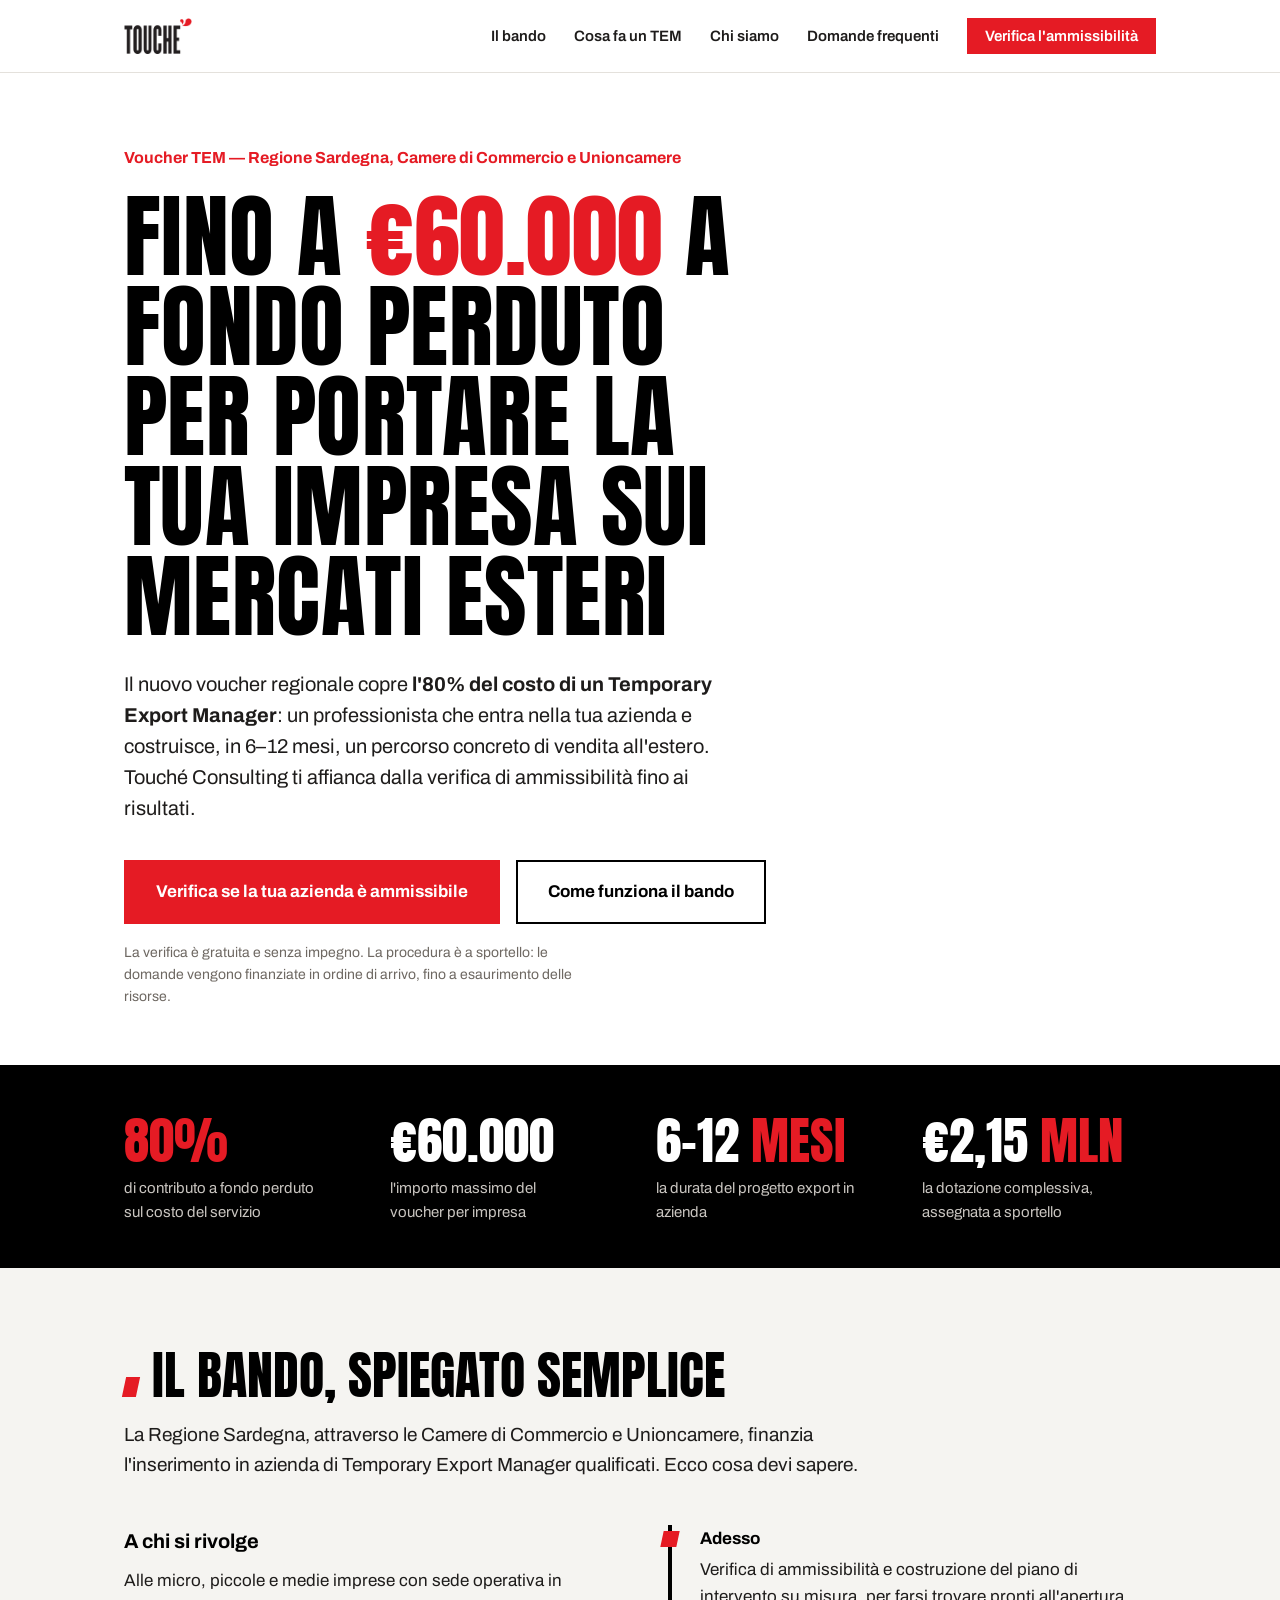
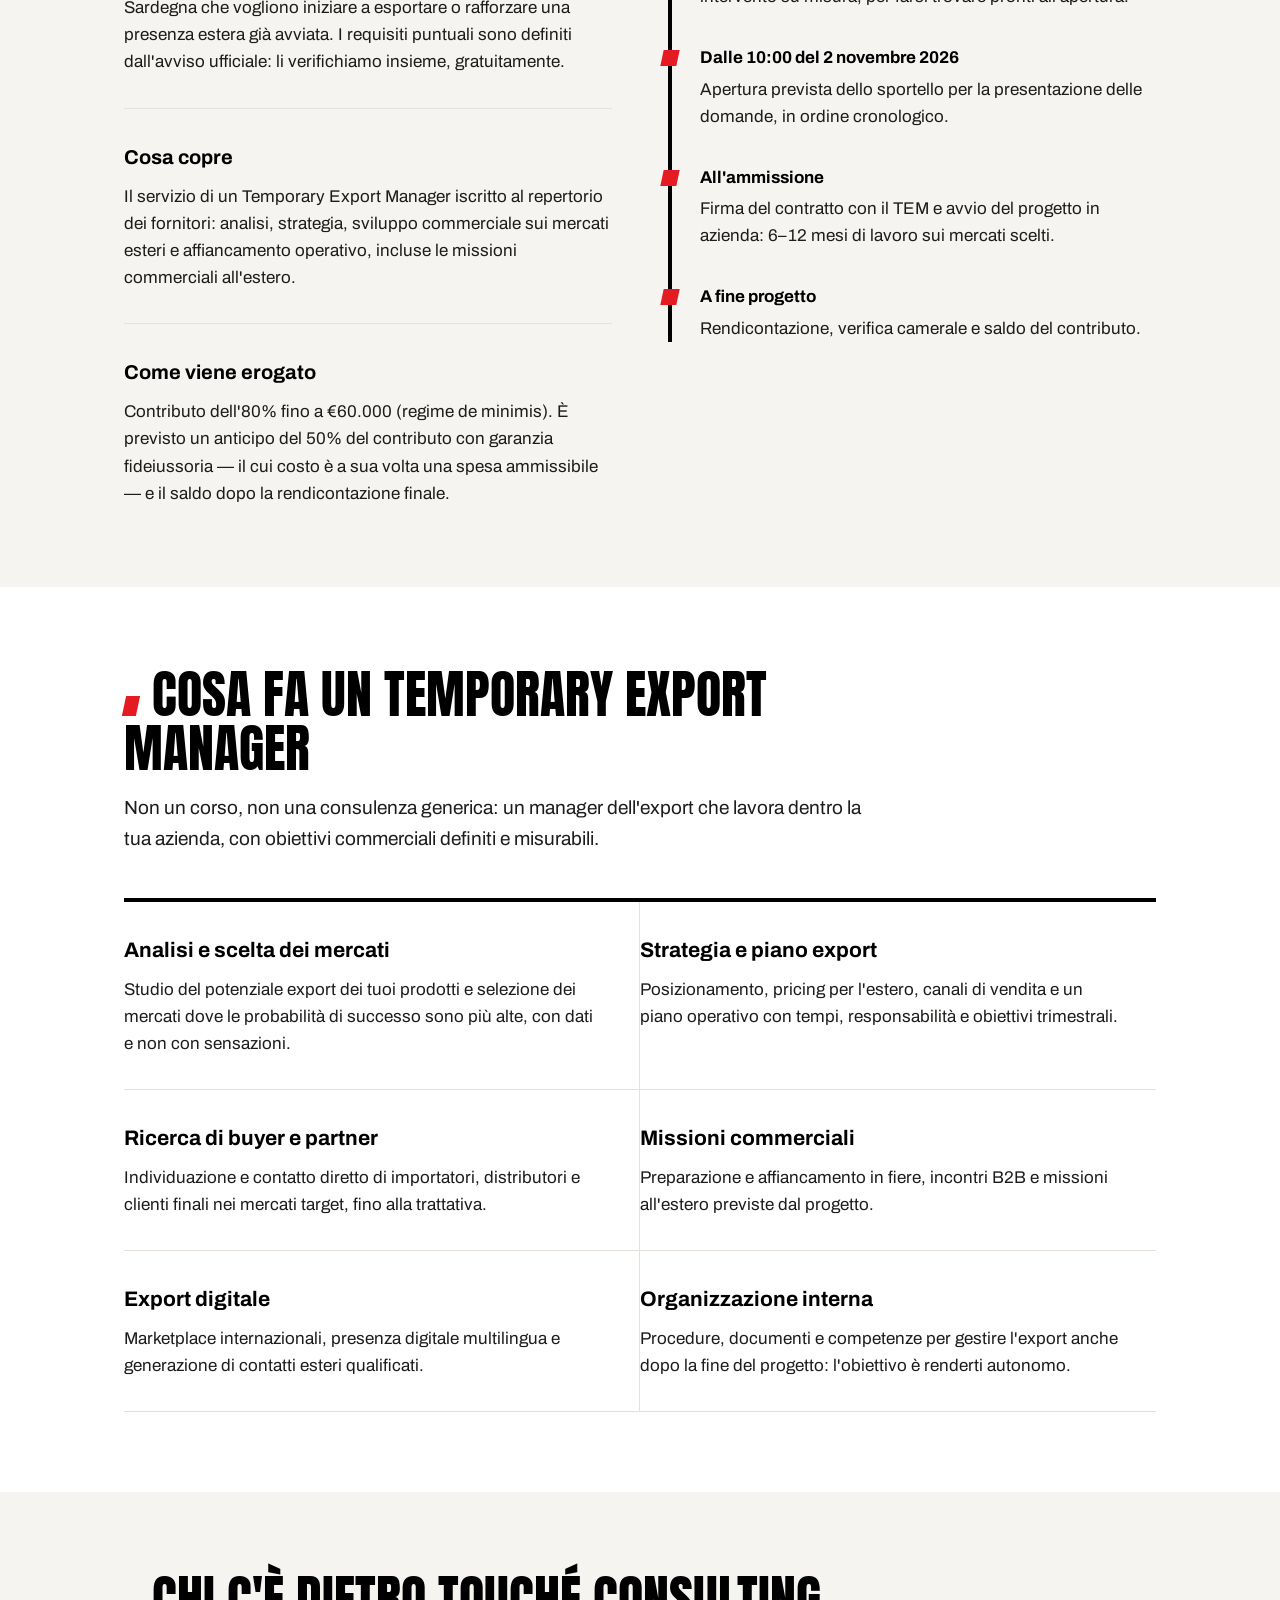
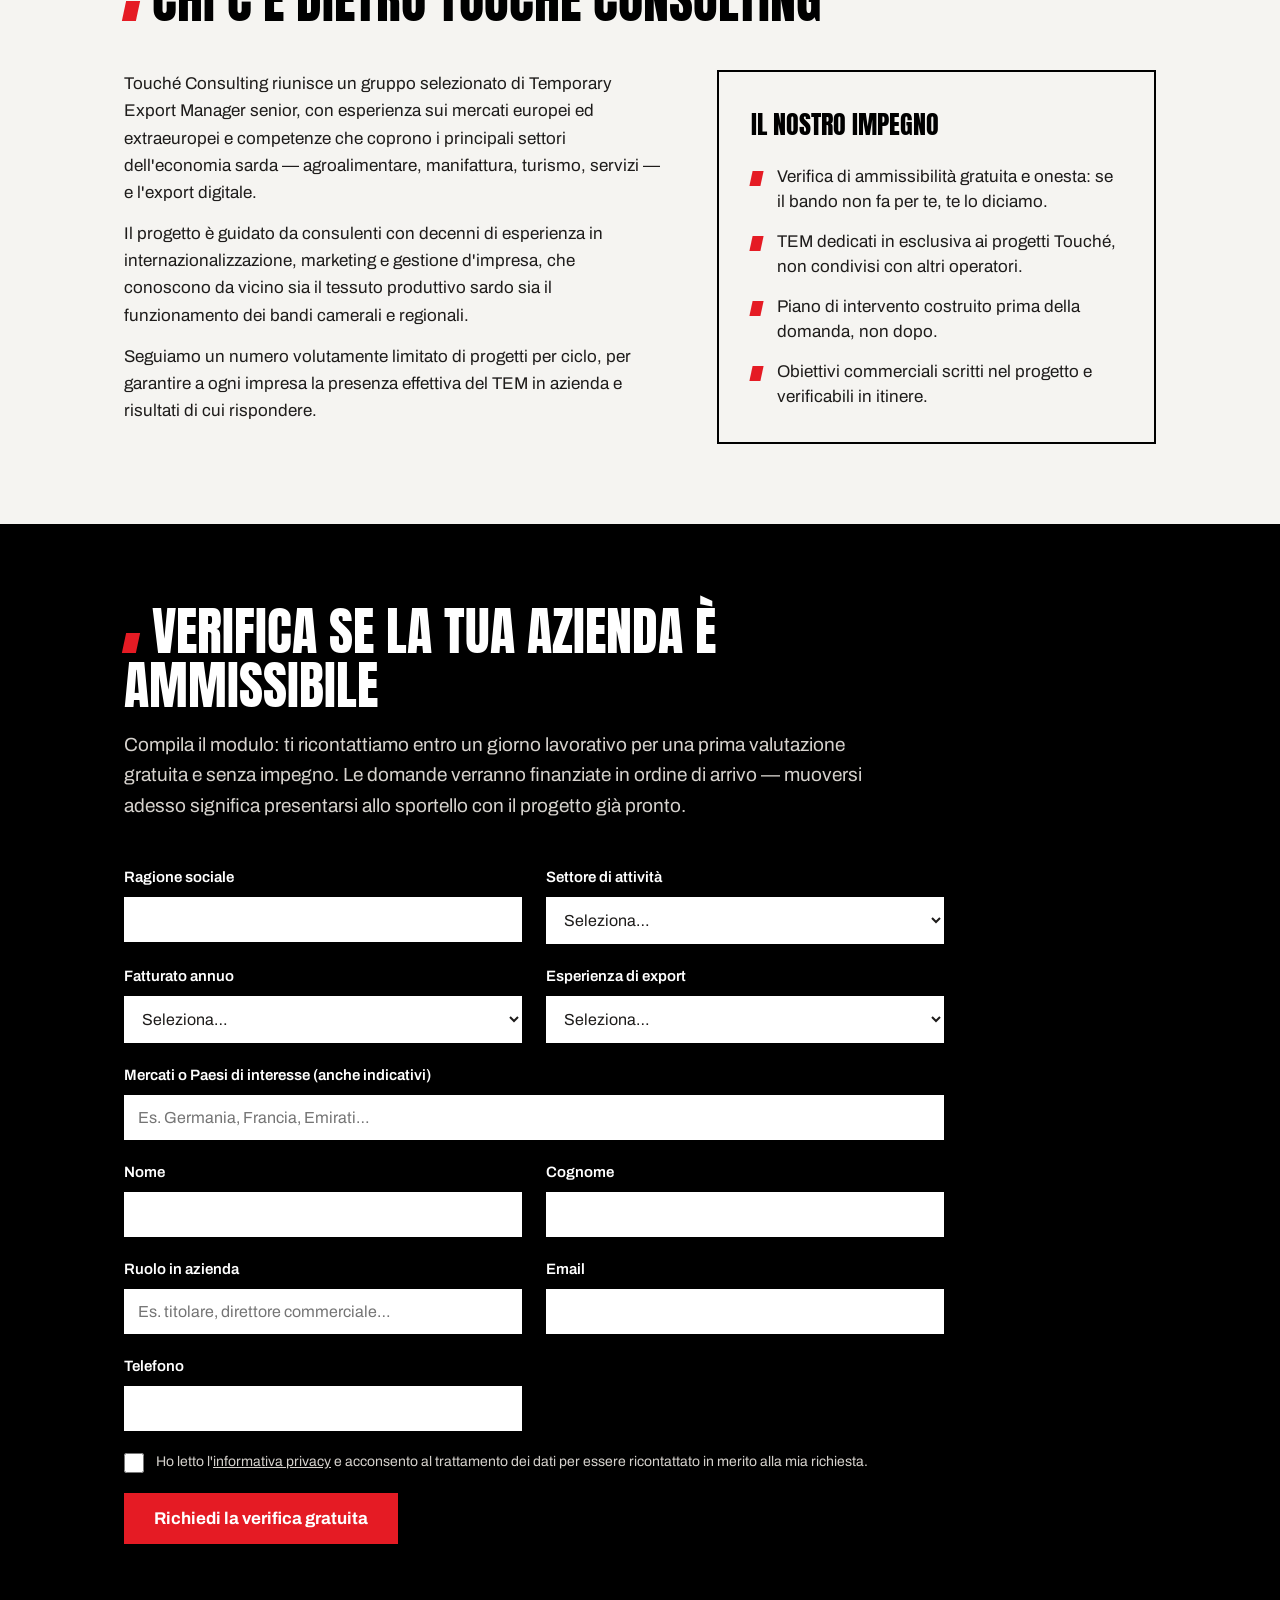
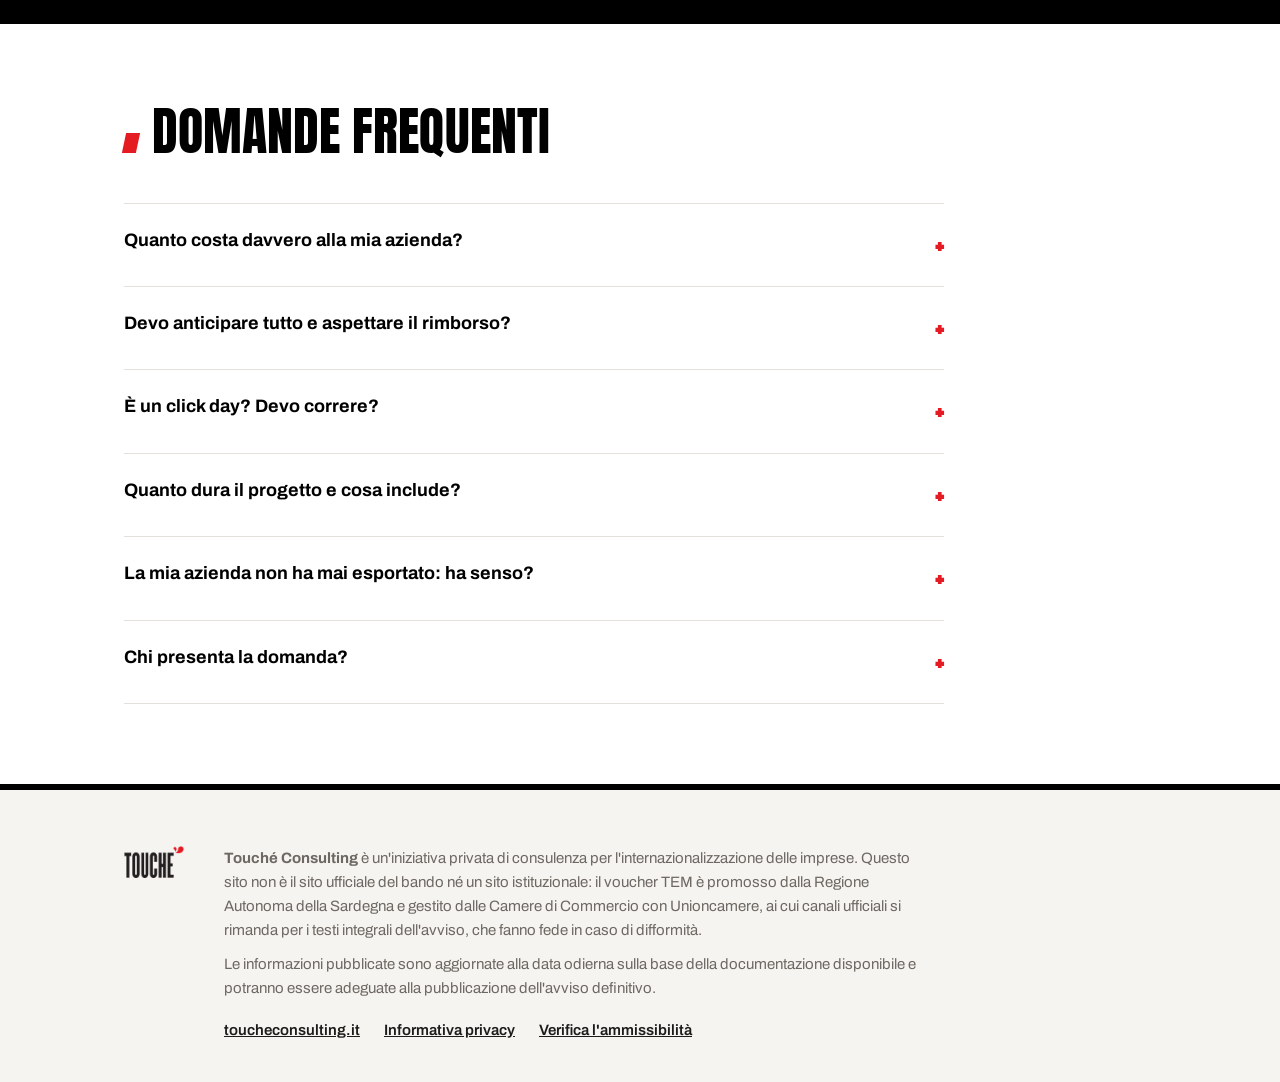
<file: index.html>
<!DOCTYPE html>
<html lang="it">
<head>
<meta charset="UTF-8">
<meta name="viewport" content="width=device-width, initial-scale=1">
<title>Voucher TEM Sardegna — fino a €60.000 per l'export della tua PMI | Touché Consulting</title>
<meta name="description" content="La Regione Sardegna finanzia l'80% di un Temporary Export Manager, fino a €60.000 a fondo perduto. Touché Consulting affianca le PMI sarde dalla verifica di ammissibilità ai risultati sui mercati esteri.">
<link rel="preconnect" href="https://fonts.googleapis.com">
<link rel="preconnect" href="https://fonts.gstatic.com" crossorigin>
<link href="https://fonts.googleapis.com/css2?family=Anton&family=Archivo:ital,wght@0,400;0,500;0,600;0,700;1,400&display=swap" rel="stylesheet">
<style>
  :root{
    --nero:#000000;
    --testo:#1e1c1b;
    --rosso:#E51B24;
    --carta:#ffffff;
    --sabbia:#f5f4f1;
    --grigio:#6e6862;
    --filo:#e4e1dc;
    --display:'Anton', 'Arial Narrow', sans-serif;
    --corpo:'Archivo', 'Helvetica Neue', Arial, sans-serif;
  }
  *{box-sizing:border-box;margin:0;padding:0}
  html{scroll-behavior:smooth;scroll-padding-top:84px}
  @media (prefers-reduced-motion: reduce){
    html{scroll-behavior:auto}
    *,*::before,*::after{animation:none!important;transition:none!important}
  }
  body{
    font-family:var(--corpo);
    color:var(--testo);
    background:var(--carta);
    font-size:17px;
    line-height:1.6;
    -webkit-font-smoothing:antialiased;
  }
  img{max-width:100%;display:block}
  a{color:inherit}
  .wrap{max-width:1080px;margin:0 auto;padding:0 24px}

  /* ---------- header ---------- */
  header{
    position:sticky;top:0;z-index:50;
    background:var(--carta);
    border-bottom:1px solid var(--filo);
  }
  .nav{display:flex;align-items:center;justify-content:space-between;height:72px}
  .nav-logo img{height:36px;width:auto}
  .nav-links{display:flex;gap:28px;list-style:none;align-items:center}
  .nav-links a{
    text-decoration:none;font-weight:600;font-size:15px;color:var(--testo);
    padding:6px 0;border-bottom:2px solid transparent;
  }
  .nav-links a:hover,.nav-links a:focus-visible{border-bottom-color:var(--rosso)}
  .nav-cta{
    background:var(--rosso);color:#fff!important;padding:10px 18px!important;
    border-bottom:none!important;font-weight:700;
  }
  .nav-cta:hover,.nav-cta:focus-visible{background:var(--nero)}
  @media (max-width:820px){
    .nav-links li:not(.li-cta){display:none}
  }
  :focus-visible{outline:3px solid var(--rosso);outline-offset:2px}

  /* ---------- hero ---------- */
  .hero{padding:72px 0 56px;border-bottom:6px solid var(--nero)}
  .hero-kicker{
    font-weight:700;font-size:16px;color:var(--rosso);margin-bottom:20px;
  }
  h1{
    font-family:var(--display);
    text-transform:uppercase;
    font-weight:400;
    font-size:clamp(44px,7.2vw,92px);
    line-height:.98;
    letter-spacing:.005em;
    color:var(--nero);
    max-width:15ch;
  }
  h1 .cifra{color:var(--rosso)}
  .hero-sub{
    margin-top:28px;max-width:56ch;font-size:20px;line-height:1.55;
  }
  .hero-sub strong{font-weight:700}
  .hero-actions{margin-top:36px;display:flex;gap:16px;flex-wrap:wrap;align-items:center}
  .btn{
    display:inline-block;text-decoration:none;font-weight:700;font-size:17px;
    padding:16px 30px;border:2px solid var(--nero);
  }
  .btn-rosso{background:var(--rosso);border-color:var(--rosso);color:#fff}
  .btn-rosso:hover,.btn-rosso:focus-visible{background:var(--nero);border-color:var(--nero)}
  .btn-nero{background:transparent;color:var(--nero)}
  .btn-nero:hover,.btn-nero:focus-visible{background:var(--nero);color:#fff}
  .hero-nota{margin-top:18px;font-size:14px;color:var(--grigio);max-width:60ch}

  /* ---------- fascia numeri ---------- */
  .fascia{background:var(--nero);color:#fff;padding:44px 0}
  .fascia-grid{
    display:grid;grid-template-columns:repeat(4,1fr);gap:32px;
  }
  .dato .valore{
    font-family:var(--display);font-size:clamp(34px,4vw,52px);line-height:1;
    text-transform:uppercase;
  }
  .dato .valore em{font-style:normal;color:var(--rosso)}
  .dato .voce{margin-top:10px;font-size:15px;color:#c9c5c0;max-width:22ch}
  @media (max-width:820px){
    .fascia-grid{grid-template-columns:repeat(2,1fr)}
  }

  /* ---------- sezioni ---------- */
  section{padding:80px 0}
  .sez-testa{max-width:760px;margin-bottom:44px}
  h2{
    font-family:var(--display);text-transform:uppercase;font-weight:400;
    font-size:clamp(32px,4.4vw,52px);line-height:1.04;color:var(--nero);
  }
  .sez-testa p{margin-top:18px;font-size:19px;line-height:1.6}
  .marca{ /* il segno rosso del logo, ripreso come marcatore */
    display:inline-block;width:14px;height:20px;background:var(--rosso);
    transform:skewX(-12deg);margin-right:14px;vertical-align:baseline;
  }

  /* il bando */
  .alt{background:var(--sabbia)}
  .colonne{display:grid;grid-template-columns:1fr 1fr;gap:56px}
  @media (max-width:820px){.colonne{grid-template-columns:1fr;gap:36px}}
  .blocco h3{
    font-size:20px;font-weight:700;color:var(--nero);margin-bottom:10px;
  }
  .blocco + .blocco{margin-top:32px;padding-top:32px;border-top:1px solid var(--filo)}
  .blocco p{max-width:58ch}
  .blocco p + p{margin-top:12px}

  .timeline{border-left:4px solid var(--nero);padding-left:28px}
  .tappa{position:relative;padding-bottom:34px}
  .tappa:last-child{padding-bottom:0}
  .tappa::before{
    content:"";position:absolute;left:-38px;top:6px;
    width:16px;height:16px;background:var(--rosso);transform:skewX(-12deg);
  }
  .tappa .quando{font-weight:700;color:var(--nero)}
  .tappa .cosa{margin-top:4px;max-width:48ch}

  /* cosa fa un TEM */
  .servizi{display:grid;grid-template-columns:1fr 1fr;gap:0;border-top:4px solid var(--nero)}
  @media (max-width:820px){.servizi{grid-template-columns:1fr}}
  .servizio{padding:32px 36px 32px 0;border-bottom:1px solid var(--filo)}
  .servizio:nth-child(odd){border-right:1px solid var(--filo);}
  @media (max-width:820px){.servizio:nth-child(odd){border-right:none}.servizio{padding-right:0}}
  .servizio h3{font-size:21px;font-weight:700;color:var(--nero)}
  .servizio p{margin-top:8px;max-width:52ch}

  /* chi siamo */
  .chi-grid{display:grid;grid-template-columns:1.1fr .9fr;gap:56px;align-items:start}
  @media (max-width:820px){.chi-grid{grid-template-columns:1fr}}
  .chi-testo p{max-width:58ch}
  .chi-testo p + p{margin-top:14px}
  .principi{border:2px solid var(--nero);padding:32px}
  .principi h3{
    font-family:var(--display);text-transform:uppercase;font-weight:400;
    font-size:26px;color:var(--nero);margin-bottom:18px;
  }
  .principi ul{list-style:none}
  .principi li{padding-left:26px;position:relative;margin-top:14px;line-height:1.5}
  .principi li::before{
    content:"";position:absolute;left:0;top:7px;
    width:11px;height:15px;background:var(--rosso);transform:skewX(-12deg);
  }

  /* form */
  .form-sez{background:var(--nero);color:#fff}
  .form-sez h2{color:#fff}
  .form-sez .sez-testa p{color:#d6d2cd}
  .form-grid{display:grid;grid-template-columns:1fr 1fr;gap:20px 24px;max-width:820px}
  @media (max-width:680px){.form-grid{grid-template-columns:1fr}}
  .campo{display:flex;flex-direction:column;gap:8px}
  .campo.largo{grid-column:1 / -1}
  .campo label{font-weight:600;font-size:15px}
  .campo input,.campo select,.campo textarea{
    font-family:var(--corpo);font-size:16px;color:var(--testo);
    padding:14px;border:none;background:#fff;width:100%;
  }
  .campo textarea{min-height:96px;resize:vertical}
  .consenso{display:flex;gap:12px;align-items:flex-start;font-size:14px;color:#d6d2cd;grid-column:1 / -1}
  .consenso input{width:20px;height:20px;margin-top:2px;accent-color:var(--rosso)}
  .form-grid .btn-rosso{border:none;cursor:pointer;font-family:var(--corpo);justify-self:start}
  .form-esito{grid-column:1 / -1;font-weight:600;color:#fff;background:#1f1d1c;padding:14px 16px;display:none}
  .form-esito.ok{display:block;border-left:4px solid var(--rosso)}
  .form-esito.err{display:block;border-left:4px solid #f2b705}
  .consenso a{color:inherit;text-decoration:underline}

  /* FAQ */
  .faq{max-width:820px}
  .faq details{border-top:1px solid var(--filo)}
  .faq details:last-child{border-bottom:1px solid var(--filo)}
  .faq summary{
    cursor:pointer;list-style:none;display:flex;justify-content:space-between;gap:16px;
    padding:22px 0;font-weight:700;font-size:18px;color:var(--nero);
  }
  .faq summary::-webkit-details-marker{display:none}
  .faq summary::after{content:"+";font-family:var(--display);font-size:24px;color:var(--rosso);flex:none}
  .faq details[open] summary::after{content:"–"}
  .faq .risposta{padding:0 0 24px;max-width:62ch}
  .faq .risposta p + p{margin-top:10px}

  /* footer */
  footer{background:var(--sabbia);border-top:6px solid var(--nero);padding:56px 0 40px;font-size:15px}
  .foot-grid{display:grid;grid-template-columns:auto 1fr;gap:40px;align-items:start}
  @media (max-width:680px){.foot-grid{grid-template-columns:1fr}}
  .foot-grid img{height:32px;width:auto}
  .disclaimer{color:var(--grigio);max-width:78ch;line-height:1.6}
  .disclaimer p + p{margin-top:10px}
  .foot-links{margin-top:18px;display:flex;gap:24px;flex-wrap:wrap}
  .foot-links a{font-weight:600;color:var(--testo)}
</style>
</head>
<body>

<header>
  <div class="wrap nav">
    <a class="nav-logo" href="#" aria-label="Touché Consulting — torna all'inizio">
      <!-- PAOLO: sostituire con la versione vettoriale del logo (SVG) quando disponibile -->
      <img src="[data-uri]" alt="Touché Consulting" width="150" height="80">
    </a>
    <nav aria-label="Principale">
      <ul class="nav-links">
        <li><a href="#bando">Il bando</a></li>
        <li><a href="#tem">Cosa fa un TEM</a></li>
        <li><a href="#chi-siamo">Chi siamo</a></li>
        <li><a href="#faq">Domande frequenti</a></li>
        <li class="li-cta"><a class="nav-cta" href="#verifica">Verifica l'ammissibilità</a></li>
      </ul>
    </nav>
  </div>
</header>

<main>

  <!-- ============ HERO ============ -->
  <section class="hero" aria-labelledby="titolo-hero">
    <div class="wrap">
      <p class="hero-kicker">Voucher TEM — Regione Sardegna, Camere di Commercio e Unioncamere</p>
      <h1 id="titolo-hero">Fino a <span class="cifra">€60.000</span> a fondo perduto per portare la tua impresa sui mercati esteri</h1>
      <p class="hero-sub">
        Il nuovo voucher regionale copre <strong>l'80% del costo di un Temporary Export Manager</strong>:
        un professionista che entra nella tua azienda e costruisce, in 6–12 mesi, un percorso concreto di
        vendita all'estero. Touché Consulting ti affianca dalla verifica di ammissibilità fino ai risultati.
      </p>
      <div class="hero-actions">
        <a class="btn btn-rosso" href="#verifica">Verifica se la tua azienda è ammissibile</a>
        <a class="btn btn-nero" href="#bando">Come funziona il bando</a>
      </div>
      <p class="hero-nota">
        La verifica è gratuita e senza impegno. La procedura è a sportello: le domande vengono
        finanziate in ordine di arrivo, fino a esaurimento delle risorse.
      </p>
    </div>
  </section>

  <!-- ============ FASCIA NUMERI ============ -->
  <div class="fascia" role="region" aria-label="I numeri del bando">
    <div class="wrap fascia-grid">
      <div class="dato">
        <div class="valore"><em>80%</em></div>
        <div class="voce">di contributo a fondo perduto sul costo del servizio</div>
      </div>
      <div class="dato">
        <div class="valore">€60.000</div>
        <div class="voce">l'importo massimo del voucher per impresa</div>
      </div>
      <div class="dato">
        <div class="valore">6–12 <em>mesi</em></div>
        <div class="voce">la durata del progetto export in azienda</div>
      </div>
      <div class="dato">
        <div class="valore">€2,15 <em>mln</em></div>
        <div class="voce">la dotazione complessiva, assegnata a sportello</div>
      </div>
    </div>
  </div>

  <!-- ============ IL BANDO ============ -->
  <section id="bando" class="alt" aria-labelledby="titolo-bando">
    <div class="wrap">
      <div class="sez-testa">
        <h2 id="titolo-bando"><span class="marca" aria-hidden="true"></span>Il bando, spiegato semplice</h2>
        <p>
          La Regione Sardegna, attraverso le Camere di Commercio e Unioncamere, finanzia
          l'inserimento in azienda di Temporary Export Manager qualificati. Ecco cosa devi sapere.
        </p>
      </div>
      <div class="colonne">
        <div>
          <div class="blocco">
            <h3>A chi si rivolge</h3>
            <p>
              Alle micro, piccole e medie imprese con sede operativa in Sardegna che vogliono
              iniziare a esportare o rafforzare una presenza estera già avviata. I requisiti
              puntuali sono definiti dall'avviso ufficiale: li verifichiamo insieme, gratuitamente.
            </p>
          </div>
          <div class="blocco">
            <h3>Cosa copre</h3>
            <p>
              Il servizio di un Temporary Export Manager iscritto al repertorio dei fornitori:
              analisi, strategia, sviluppo commerciale sui mercati esteri e affiancamento operativo,
              incluse le missioni commerciali all'estero.
            </p>
          </div>
          <div class="blocco">
            <h3>Come viene erogato</h3>
            <p>
              Contributo dell'80% fino a €60.000 (regime de minimis). È previsto un anticipo del 50%
              del contributo con garanzia fideiussoria — il cui costo è a sua volta una spesa
              ammissibile — e il saldo dopo la rendicontazione finale.
            </p>
          </div>
        </div>
        <div>
          <div class="timeline" aria-label="Le tappe">
            <div class="tappa">
              <div class="quando">Adesso</div>
              <div class="cosa">Verifica di ammissibilità e costruzione del piano di intervento su misura, per farsi trovare pronti all'apertura.</div>
            </div>
            <div class="tappa">
              <div class="quando">Dalle 10:00 del 2 novembre 2026</div>
              <div class="cosa">Apertura prevista dello sportello per la presentazione delle domande, in ordine cronologico.</div>
            </div>
            <div class="tappa">
              <div class="quando">All'ammissione</div>
              <div class="cosa">Firma del contratto con il TEM e avvio del progetto in azienda: 6–12 mesi di lavoro sui mercati scelti.</div>
            </div>
            <div class="tappa">
              <div class="quando">A fine progetto</div>
              <div class="cosa">Rendicontazione, verifica camerale e saldo del contributo.</div>
            </div>
          </div>
        </div>
      </div>
    </div>
  </section>

  <!-- ============ COSA FA UN TEM ============ -->
  <section id="tem" aria-labelledby="titolo-tem">
    <div class="wrap">
      <div class="sez-testa">
        <h2 id="titolo-tem"><span class="marca" aria-hidden="true"></span>Cosa fa un Temporary Export Manager</h2>
        <p>
          Non un corso, non una consulenza generica: un manager dell'export che lavora dentro la tua
          azienda, con obiettivi commerciali definiti e misurabili.
        </p>
      </div>
      <div class="servizi">
        <div class="servizio">
          <h3>Analisi e scelta dei mercati</h3>
          <p>Studio del potenziale export dei tuoi prodotti e selezione dei mercati dove le probabilità di successo sono più alte, con dati e non con sensazioni.</p>
        </div>
        <div class="servizio">
          <h3>Strategia e piano export</h3>
          <p>Posizionamento, pricing per l'estero, canali di vendita e un piano operativo con tempi, responsabilità e obiettivi trimestrali.</p>
        </div>
        <div class="servizio">
          <h3>Ricerca di buyer e partner</h3>
          <p>Individuazione e contatto diretto di importatori, distributori e clienti finali nei mercati target, fino alla trattativa.</p>
        </div>
        <div class="servizio">
          <h3>Missioni commerciali</h3>
          <p>Preparazione e affiancamento in fiere, incontri B2B e missioni all'estero previste dal progetto.</p>
        </div>
        <div class="servizio">
          <h3>Export digitale</h3>
          <p>Marketplace internazionali, presenza digitale multilingua e generazione di contatti esteri qualificati.</p>
        </div>
        <div class="servizio">
          <h3>Organizzazione interna</h3>
          <p>Procedure, documenti e competenze per gestire l'export anche dopo la fine del progetto: l'obiettivo è renderti autonomo.</p>
        </div>
      </div>
    </div>
  </section>

  <!-- ============ CHI SIAMO ============ -->
  <section id="chi-siamo" class="alt" aria-labelledby="titolo-chi">
    <div class="wrap">
      <div class="sez-testa">
        <h2 id="titolo-chi"><span class="marca" aria-hidden="true"></span>Chi c'è dietro Touché Consulting</h2>
      </div>
      <div class="chi-grid">
        <div class="chi-testo">
          <p>
            Touché Consulting riunisce un gruppo selezionato di Temporary Export Manager senior,
            con esperienza sui mercati europei ed extraeuropei e competenze che coprono i principali
            settori dell'economia sarda — agroalimentare, manifattura, turismo, servizi — e
            l'export digitale.
          </p>
          <p>
            Il progetto è guidato da consulenti con decenni di esperienza in
            internazionalizzazione, marketing e gestione d'impresa, che conoscono da vicino sia il
            tessuto produttivo sardo sia il funzionamento dei bandi camerali e regionali.
          </p>
          <p>
            Seguiamo un numero volutamente limitato di progetti per ciclo, per garantire a ogni
            impresa la presenza effettiva del TEM in azienda e risultati di cui rispondere.
          </p>
        </div>
        <div class="principi">
          <h3>Il nostro impegno</h3>
          <ul>
            <li>Verifica di ammissibilità gratuita e onesta: se il bando non fa per te, te lo diciamo.</li>
            <li>TEM dedicati in esclusiva ai progetti Touché, non condivisi con altri operatori.</li>
            <li>Piano di intervento costruito prima della domanda, non dopo.</li>
            <li>Obiettivi commerciali scritti nel progetto e verificabili in itinere.</li>
          </ul>
        </div>
      </div>
    </div>
  </section>

  <!-- ============ FORM ============ -->
  <section id="verifica" class="form-sez" aria-labelledby="titolo-form">
    <div class="wrap">
      <div class="sez-testa">
        <h2 id="titolo-form"><span class="marca" aria-hidden="true"></span>Verifica se la tua azienda è ammissibile</h2>
        <p>
          Compila il modulo: ti ricontattiamo entro un giorno lavorativo per una prima valutazione
          gratuita e senza impegno. Le domande verranno finanziate in ordine di arrivo — muoversi
          adesso significa presentarsi allo sportello con il progetto già pronto.
        </p>
      </div>

      <!-- ================================================================
           Form collegato a HubSpot (account Touché Consulting, portal 149459646)
           tramite la Forms API v3. Il GUID del modulo HubSpot va inserito
           nella costante HS_FORM_GUID nello script in fondo alla pagina.
           I name dei campi sono i nomi interni delle proprietà HubSpot.
           ================================================================ -->
      <form class="form-grid" id="form-qualificazione" novalidate>
        <div class="campo">
          <label for="ragione">Ragione sociale</label>
          <input type="text" id="ragione" name="company" autocomplete="organization" required>
        </div>
        <div class="campo">
          <label for="settore">Settore di attività</label>
          <select id="settore" name="tem_settore" required>
            <option value="">Seleziona…</option>
            <option value="agroalimentare_bevande">Agroalimentare e bevande (trasformazione)</option>
            <option value="manifattura_artigianato">Manifattura e artigianato</option>
            <option value="estrattivo_b08">Estrazione e lavorazione pietre</option>
            <option value="costruzioni_f">Costruzioni</option>
            <option value="editoria_audiovisivo">Editoria, cinema e audiovisivo</option>
            <option value="software_it">Software e servizi informatici</option>
            <option value="ingegneria_ricerca">Ingegneria, ricerca e servizi tecnici</option>
            <option value="call_center">Call center</option>
            <option value="altro_da_verificare">Altro settore (lo verifichiamo insieme)</option>
          </select>
        </div>
        <div class="campo">
          <label for="fatturato">Fatturato annuo</label>
          <select id="fatturato" name="tem_fascia_fatturato" required>
            <option value="">Seleziona…</option>
            <option value="fino_250k">Fino a €250.000</option>
            <option value="250k_1m">€250.000 – €1 milione</option>
            <option value="1m_5m">€1 – 5 milioni</option>
            <option value="oltre_5m">Oltre €5 milioni</option>
          </select>
        </div>
        <div class="campo">
          <label for="export">Esperienza di export</label>
          <select id="export" name="tem_esperienza_export" required>
            <option value="">Seleziona…</option>
            <option value="nessuna">Nessuna: vogliamo iniziare</option>
            <option value="occasionale">Occasionale: qualche vendita estera</option>
            <option value="consolidata">Consolidata: vogliamo crescere</option>
          </select>
        </div>
        <div class="campo largo">
          <label for="mercati">Mercati o Paesi di interesse (anche indicativi)</label>
          <input type="text" id="mercati" name="tem_mercati_interesse" placeholder="Es. Germania, Francia, Emirati…">
        </div>
        <div class="campo">
          <label for="nome">Nome</label>
          <input type="text" id="nome" name="firstname" autocomplete="given-name" required>
        </div>
        <div class="campo">
          <label for="cognome">Cognome</label>
          <input type="text" id="cognome" name="lastname" autocomplete="family-name" required>
        </div>
        <div class="campo">
          <label for="ruolo">Ruolo in azienda</label>
          <input type="text" id="ruolo" name="jobtitle" placeholder="Es. titolare, direttore commerciale…">
        </div>
        <div class="campo">
          <label for="email">Email</label>
          <input type="email" id="email" name="email" autocomplete="email" required>
        </div>
        <div class="campo">
          <label for="telefono">Telefono</label>
          <input type="tel" id="telefono" name="phone" autocomplete="tel" required>
        </div>
        <label class="consenso">
          <input type="checkbox" id="privacy" required>
          <span>Ho letto l'<a href="privacy.html" target="_blank" rel="noopener">informativa privacy</a> e acconsento al trattamento dei dati per essere ricontattato in merito alla mia richiesta.</span>
        </label>
        <input type="hidden" name="tem_fonte" value="sito_bandotemsardegna">
        <!-- campo trappola anti-spam: invisibile alle persone, i bot lo compilano -->
        <div aria-hidden="true" style="position:absolute;left:-9999px;top:auto;width:1px;height:1px;overflow:hidden">
          <label for="sito_web">Lascia vuoto</label>
          <input type="text" id="sito_web" name="sito_web" tabindex="-1" autocomplete="off">
        </div>
        <button class="btn btn-rosso" type="submit" id="form-invio">Richiedi la verifica gratuita</button>
        <p class="form-esito" id="form-esito" role="status"></p>
      </form>
    </div>
  </section>

  <!-- ============ FAQ ============ -->
  <section id="faq" aria-labelledby="titolo-faq">
    <div class="wrap">
      <div class="sez-testa">
        <h2 id="titolo-faq"><span class="marca" aria-hidden="true"></span>Domande frequenti</h2>
      </div>
      <div class="faq">
        <details>
          <summary>Quanto costa davvero alla mia azienda?</summary>
          <div class="risposta">
            <p>
              Il voucher copre l'80% del costo del servizio, fino a €60.000. Resta a carico
              dell'impresa il 20% del valore del progetto e l'IVA, che per regola del bando è
              esclusa dal contributo. In fase di verifica ti presentiamo il conto esatto, sul
              progetto dimensionato per la tua azienda, prima di qualunque impegno.
            </p>
          </div>
        </details>
        <details>
          <summary>Devo anticipare tutto e aspettare il rimborso?</summary>
          <div class="risposta">
            <p>
              No. Il bando prevede un anticipo del 50% del contributo, ottenibile con una garanzia
              fideiussoria il cui costo è a sua volta spesa ammissibile. Il saldo arriva dopo la
              rendicontazione finale e le verifiche camerali. Costruiamo il piano dei pagamenti in
              modo che sia sostenibile per la tua cassa lungo tutto il progetto.
            </p>
          </div>
        </details>
        <details>
          <summary>È un click day? Devo correre?</summary>
          <div class="risposta">
            <p>
              Non è un click day: è una procedura a sportello, aperta fino a esaurimento della
              dotazione di €2,15 milioni. Le domande vengono però istruite in ordine di arrivo,
              quindi presentarsi presto con un progetto ben costruito aumenta concretamente le
              probabilità di essere finanziati.
            </p>
          </div>
        </details>
        <details>
          <summary>Quanto dura il progetto e cosa include?</summary>
          <div class="risposta">
            <p>
              Il contratto con il TEM dura da 6 a 12 mesi (fino a 18 per progetti in aggregazione
              tra più imprese) e può includere fino a tre missioni all'estero per semestre. Il
              contenuto esatto — mercati, attività, giornate — è definito nel piano di intervento
              che prepariamo insieme prima della domanda.
            </p>
          </div>
        </details>
        <details>
          <summary>La mia azienda non ha mai esportato: ha senso?</summary>
          <div class="risposta">
            <p>
              Il bando è pensato anche per chi parte da zero, ed è proprio lì che un TEM fa la
              differenza. La verifica di ammissibilità serve anche a questo: se riteniamo che la tua
              azienda non sia pronta o che il bando non sia lo strumento giusto, te lo diciamo con
              franchezza.
            </p>
          </div>
        </details>
        <details>
          <summary>Chi presenta la domanda?</summary>
          <div class="risposta">
            <p>
              La domanda è dell'impresa, ma non sei solo: prepariamo insieme il piano di intervento
              e la documentazione, e ti accompagniamo in tutti i passaggi con le Camere di Commercio,
              dalla presentazione alla rendicontazione finale.
            </p>
          </div>
        </details>
      </div>
    </div>
  </section>

</main>

<footer>
  <div class="wrap">
    <div class="foot-grid">
      <img src="[data-uri]" alt="Touché Consulting" width="150" height="80">
      <div class="disclaimer">
        <p>
          <strong>Touché Consulting</strong> è un'iniziativa privata di consulenza per
          l'internazionalizzazione delle imprese. Questo sito non è il sito ufficiale del bando né
          un sito istituzionale: il voucher TEM è promosso dalla Regione Autonoma della Sardegna e
          gestito dalle Camere di Commercio con Unioncamere, ai cui canali ufficiali si rimanda per
          i testi integrali dell'avviso, che fanno fede in caso di difformità.
        </p>
        <p>
          Le informazioni pubblicate sono aggiornate alla data odierna sulla base della
          documentazione disponibile e potranno essere adeguate alla pubblicazione dell'avviso
          definitivo.
        </p>
        <div class="foot-links">
          <a href="https://www.toucheconsulting.it">toucheconsulting.it</a>
          <a href="privacy.html">Informativa privacy</a>
          <a href="#verifica">Verifica l'ammissibilità</a>
        </div>
      </div>
    </div>
  </div>
</footer>

<script>
  // Invio del form a HubSpot (Forms API v3, data center EU).
  // HS_FORM_GUID: Marketing > Moduli > [modulo] > l'ID nell'URL dell'editor.
  var HS_PORTAL_ID = '149459646';
  var HS_FORM_GUID = '8a7c72bc-36c3-46f7-a946-eaf4ad188aaa';
  var HS_ENDPOINT = 'https://api-eu1.hsforms.com/submissions/v3/integration/submit/' + HS_PORTAL_ID + '/' + HS_FORM_GUID;
  var TESTO_CONSENSO = "Ho letto l'informativa privacy e acconsento al trattamento dei dati per essere ricontattato in merito alla mia richiesta.";
  var TESTO_LEGITTIMO_INTERESSE = "Touché Consulting tratta i dati forniti sulla base del legittimo interesse, per rispondere alla richiesta di verifica di ammissibilità e ricontattare l'interessato in merito al Voucher TEM. È possibile opporsi in qualsiasi momento.";

  // Telefono in formato internazionale: HubSpot rifiuta i numeri senza prefisso.
  function normalizzaTelefono(v){
    v = (v || '').replace(/[\s.\-\/()]/g, '');
    if(!v){ return ''; }
    if(v.indexOf('00') === 0){ v = '+' + v.slice(2); }
    if(v.charAt(0) !== '+'){ v = '+39' + v; }
    return v;
  }

  function leggiCookie(nome){
    var m = document.cookie.match('(?:^|; )' + nome + '=([^;]*)');
    return m ? decodeURIComponent(m[1]) : undefined;
  }

  document.getElementById('form-qualificazione').addEventListener('submit', function(e){
    e.preventDefault();
    var form = this;
    var esito = document.getElementById('form-esito');
    var bottone = document.getElementById('form-invio');
    if(!form.checkValidity()){ form.reportValidity(); return; }
    if(form.sito_web.value){ return; } // bot

    var campi = ['company','tem_settore','tem_fascia_fatturato','tem_esperienza_export',
                 'tem_mercati_interesse','firstname','lastname','jobtitle','email','phone','tem_fonte'];
    var fields = [];
    campi.forEach(function(n){
      var v = (form.elements[n].value || '').trim();
      if(n === 'phone'){ v = normalizzaTelefono(v); }
      if(v){ fields.push({objectTypeId:'0-1', name:n, value:v}); }
    });

    var context = { pageUri: location.href, pageName: document.title };
    var hutk = leggiCookie('hubspotutk');
    if(hutk){ context.hutk = hutk; }

    var consenso = { legitimateInterest: { value: true, subscriptionTypeId: 3783280884, legalBasis: 'LEAD', text: TESTO_LEGITTIMO_INTERESSE } };

    bottone.disabled = true;
    esito.className = 'form-esito';
    esito.textContent = '';

    function invia(campiDaInviare, conHutk){
      var ctx = { pageUri: context.pageUri, pageName: context.pageName };
      if(conHutk && context.hutk){ ctx.hutk = context.hutk; }
      return fetch(HS_ENDPOINT, {
        method: 'POST',
        headers: { 'Content-Type': 'application/json' },
        body: JSON.stringify({ fields: campiDaInviare, context: ctx, legalConsentOptions: consenso })
      }).then(function(r){
        if(r.ok){ return { ok: true }; }
        return r.json().catch(function(){ return {}; }).then(function(j){
          return { ok: false, status: r.status, errori: (j && j.errors) || [] };
        });
      });
    }

    // 1° tentativo completo. Se HubSpot rifiuta solo campi secondari (es. telefono
    // in formato non valido o cookie di tracciamento), si ritenta senza di essi,
    // così il modulo HubSpot registra comunque l'invio e parte l'email automatica.
    invia(fields, true).then(function(res){
      if(res.ok){ return res; }
      console.error('HubSpot Forms API', res.status, res.errori);
      var tipi = res.errori.map(function(x){ return x.errorType || ''; });
      var bloccanti = tipi.some(function(t){ return /EMAIL|RECAPTCHA|CAPTCHA|FORM/.test(t) && t !== 'FIELD_NOT_IN_FORM_DEFINITION'; });
      if(bloccanti){ return res; }
      var scarta = {};
      res.errori.forEach(function(x){
        var m = (x.message || '').match(/fields\.([a-z0-9_]+)/i);
        if(m && m[1] !== 'email'){ scarta[m[1]] = true; }
      });
      var ridotti = fields.filter(function(f){ return !scarta[f.name]; });
      return invia(ridotti, !tipi.some(function(t){ return /HUTK/.test(t); })).then(function(res2){
        if(!res2.ok){ console.error('HubSpot Forms API (2)', res2.status, res2.errori); }
        return res2;
      });
    }).then(function(res){
      if(!res.ok){
        var e = new Error('HTTP ' + res.status);
        e.tipi = res.errori.map(function(x){ return x.errorType; }).join(', ');
        throw e;
      }
            // Link al calendario precompilato con nome ed email, così l'utente prenota subito
      var linkCall = 'https://meetings-eu1.hubspot.com/massimo-cugusi'
        + '?firstname=' + encodeURIComponent(form.firstname.value || '')
        + '&lastname=' + encodeURIComponent(form.lastname.value || '')
        + '&email=' + encodeURIComponent(form.email.value || '');
      form.reset();
      esito.innerHTML = '<strong>Grazie! Abbiamo ricevuto la tua richiesta.</strong><br>'
        + 'Il prossimo passo è una video call di 30 minuti: scegli subito giorno e orario.<br><br>'
        + '<a class="btn-rosso" href="' + linkCall + '" target="_blank" rel="noopener" '
        + 'style="display:inline-block;text-decoration:none;padding:12px 20px;color:#fff">Prenota la call →</a><br><br>'
        + '<span style="font-weight:400;font-size:14px">Ti abbiamo inviato anche un\'email di riepilogo: '
        + 'se non la trovi, controlla la cartella spam o promozioni.</span>';
      esito.classList.add('ok');
    }).catch(function(err){
      var msg = 'Non siamo riusciti a inviare il modulo. Riprova tra qualche minuto oppure scrivici a info@toucheconsulting.it.';
      if(err && /EMAIL/.test(err.tipi || '')){ msg = 'L\'indirizzo email non è stato accettato: per favore usa l\'email aziendale.'; }
      esito.textContent = msg + (err && err.tipi ? ' [codice: ' + err.tipi + ']' : '');
      esito.classList.add('err');
    }).finally(function(){
      bottone.disabled = false;
    });
  });
</script>

<!-- Codice di tracciamento HubSpot (account Touché Consulting, data center EU) -->
<script type="text/javascript" id="hs-script-loader" async defer src="//js-eu1.hs-scripts.com/149459646.js"></script>

</body>
</html>
</file>
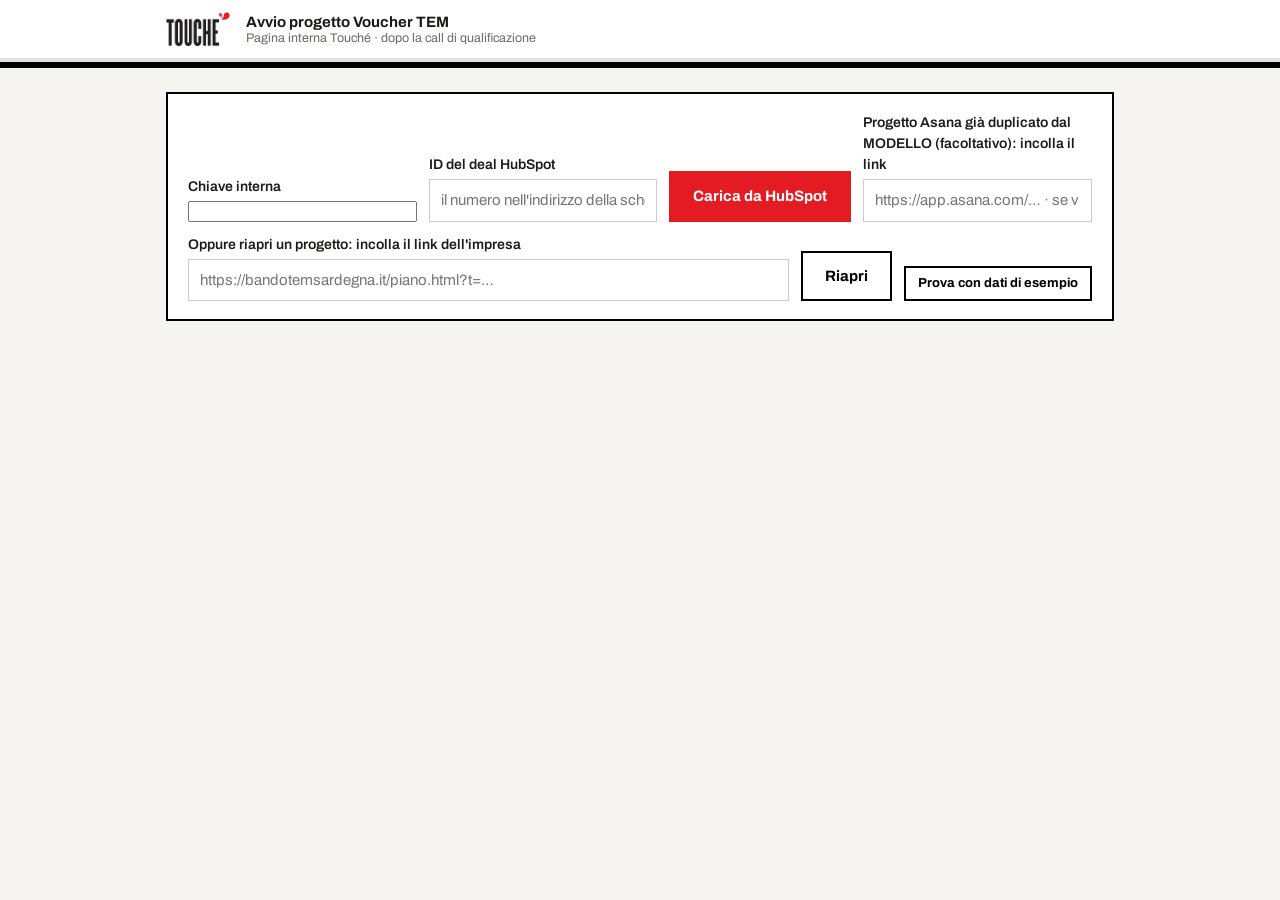
<file: avvia.html>
<!doctype html>
<html lang="it">
<head>
<meta charset="utf-8">
<meta name="viewport" content="width=device-width,initial-scale=1">
<meta name="robots" content="noindex,nofollow">
<title>Avvio progetto · Touché</title>
<link rel="preconnect" href="https://fonts.googleapis.com">
<link rel="preconnect" href="https://fonts.gstatic.com" crossorigin>
<link href="https://fonts.googleapis.com/css2?family=Anton&family=Archivo:wght@400;600;700&display=swap" rel="stylesheet">
<link rel="stylesheet" href="/piano.css">
</head>
<body>
<header class="top"><div class="top-in">
  <img src="/logo-touche.png" alt="Touché Consulting">
  <div class="tit">Avvio progetto Voucher TEM<small>Pagina interna Touché · dopo la call di qualificazione</small></div>
  <div class="stato" id="salvataggio"></div>
</div><div class="barra"><i id="barra"></i></div></header>

<main>
  <div class="admin-box">
    <div class="campo"><label for="key">Chiave interna</label><input type="password" id="key" autocomplete="current-password"></div>
    <div class="campo"><label for="deal">ID del deal HubSpot</label><input type="text" id="deal" placeholder="il numero nell'indirizzo della scheda deal"></div>
    <button class="btn rosso" id="btnCarica" type="button">Carica da HubSpot</button>
    <div class="campo"><label for="progetto">Progetto Asana già duplicato dal MODELLO (facoltativo): incolla il link</label><input type="text" id="progetto" placeholder="https://app.asana.com/… · se vuoto, il progetto lo crea il sistema"></div>
    <div class="campo"><label for="riapri">Oppure riapri un progetto: incolla il link dell'impresa</label><input type="text" id="riapri" placeholder="https://bandotemsardegna.it/piano.html?t=…"></div>
    <button class="btn" id="btnRiapri" type="button">Riapri</button>
    <button class="btn pic" id="btnDemo" type="button">Prova con dati di esempio</button>
  </div>
  <div id="esito"></div>
  <div id="modulo"></div>
</main>

<div class="azioni" id="azioni" hidden><div class="in">
  <span class="info" id="avanz"></span>
  <button class="btn rosso" id="btnCrea" type="button">Crea il link per l'impresa</button>
</div></div>

<script src="/config.js"></script>
<script src="/lib/regole.js"></script>
<script src="/piano-ui.js"></script>
<script>
(function () {
  const $ = (s) => document.querySelector(s);
  let tok = null, iniziato = false;
  try { $("#key").value = localStorage.getItem("tem_admin_key") || ""; } catch (_) {}
  const key = () => { const k = $("#key").value.trim(); try { localStorage.setItem("tem_admin_key", k); } catch (_) {} return k; };

  async function api(metodo, q, body) {
    const r = await fetch((window.TEM_API || "") + "/api/avvia" + (q || ""), { method: metodo, headers: { "Content-Type": "application/json", "x-admin-key": key() },
      body: body ? JSON.stringify(body) : undefined });
    const j = await r.json().catch(() => ({}));
    if (!r.ok) throw new Error(j.errore || "Errore " + r.status);
    return j;
  }
  const esito = (html) => ($("#esito").innerHTML = html);

  function apri(data, t) {
    tok = t || null;
    // proposta di partenza: servizi obbligatori al massimo della classe, check-up junior
    if (!t && !Object.keys(data.servizi || {}).length) {
      const S = TEMRegole.REGOLE.servizi, cl = data.classe || "f1";
      data.servizi = { chk: { gg_junior: S.chk.max[cl] }, str: { gg_senior: S.str.max[cl] }, coo: { gg_senior: S.coo.max[cl] }, mon: { gg_senior: S.mon.max[cl] } };
    }
    if (!iniziato) { PianoUI.init(data, { modo: "admin" }); iniziato = true; }
    else { Object.assign(PianoUI.dati(), data); Object.keys(PianoUI.dati()).forEach((k) => { if (!(k in data)) delete PianoUI.dati()[k]; }); PianoUI.render(); }
    $("#azioni").hidden = false;
    $("#btnCrea").textContent = tok ? "Salva le modifiche" : "Crea il link per l'impresa";
  }

  $("#btnCarica").onclick = async () => {
    const id = $("#deal").value.replace(/\D/g, "");
    if (!id) return alert("Inserisci l'ID del deal");
    esito('<div class="msg info">Lettura da HubSpot…</div>');
    try { const j = await api("GET", "?deal=" + id); apri(j.data); esito('<div class="msg ok">Dati caricati da HubSpot. Completa ciò che sai dalla call e la proposta di servizi.</div>'); }
    catch (e) { esito(`<div class="msg err">${e.message}</div>`); }
  };
  $("#btnRiapri").onclick = async () => {
    const t = new URL($("#riapri").value.trim(), location.href).searchParams.get("t");
    if (!t) return alert("Link non riconosciuto");
    try { const j = await api("GET", "?t=" + encodeURIComponent(t)); apri(j.data, t); esito('<div class="msg ok">Progetto riaperto. Le modifiche ai servizi saranno visibili all\'impresa.</div>'); }
    catch (e) { esito(`<div class="msg err">${e.message}</div>`); }
  };
  $("#btnDemo").onclick = async () => { apri(await (await fetch("/esempio-piano.json")).json()); esito('<div class="msg info">Dati di esempio: non creare il progetto.</div>'); };

  $("#btnCrea").onclick = async () => {
    const d = PianoUI.dati(), c = TEMRegole.calcola(d);
    if (c.errori.length && !confirm("Ci sono controlli da correggere:\n- " + c.errori.join("\n- ") + "\n\nProcedere comunque?")) return;
    const b = $("#btnCrea"); b.disabled = true;
    try {
      const j = await api("POST", "", tok ? { t: tok, data: d } : { data: d, progetto: $("#progetto").value.trim() || undefined });
      tok = j.t;
      const nome = (d.impresa.referente || "").split(" ")[0];
      const mail = `Oggetto: Voucher TEM – il tuo Piano di intervento da completare\n\nGentile ${nome},\ngrazie per la call. Come d'accordo, abbiamo preparato il Piano di intervento per il Voucher TEM con i dati che già conosciamo e la proposta di servizi.\n\nTi chiediamo di verificarlo e completare i campi mancanti (circa 15 minuti) entro 3 giorni lavorativi:\n${j.link}\n\nTieni a portata di mano la visura camerale e l'ultimo bilancio. I dati si salvano da soli: puoi interrompere e riprendere quando vuoi.\n\nUn cordiale saluto,\nMassimo Cugusi\nTouché Consulting`;
      esito(`<div class="sez"><header><span class="n">✓</span><h2>${j.asana ? "Link creato" : "Modifiche salvate"}</h2></header><div class="corpo">
        <div class="risultato"><b>Link per l'impresa:</b> <a href="${j.link}" target="_blank" rel="noopener">${j.link}</a>
          <button class="btn pic" type="button" onclick="navigator.clipboard.writeText('${j.link}')">Copia</button></div>
        ${j.asana ? `<div class="risultato"><b>Progetto Asana:</b> <a href="${j.asana}" target="_blank" rel="noopener">${j.asana}</a></div>` : ""}
        <div class="campo largo"><label for="mail">Email da inviare all'impresa</label><textarea id="mail" style="min-height:240px">${mail}</textarea></div>
      </div></div>`);
      window.scrollTo(0, 0);
      b.textContent = "Salva le modifiche";
    } catch (e) { esito(`<div class="msg err">${e.message}</div>`); window.scrollTo(0, 0); }
    b.disabled = false;
  };
})();
</script>
</body>
</html>
</file>
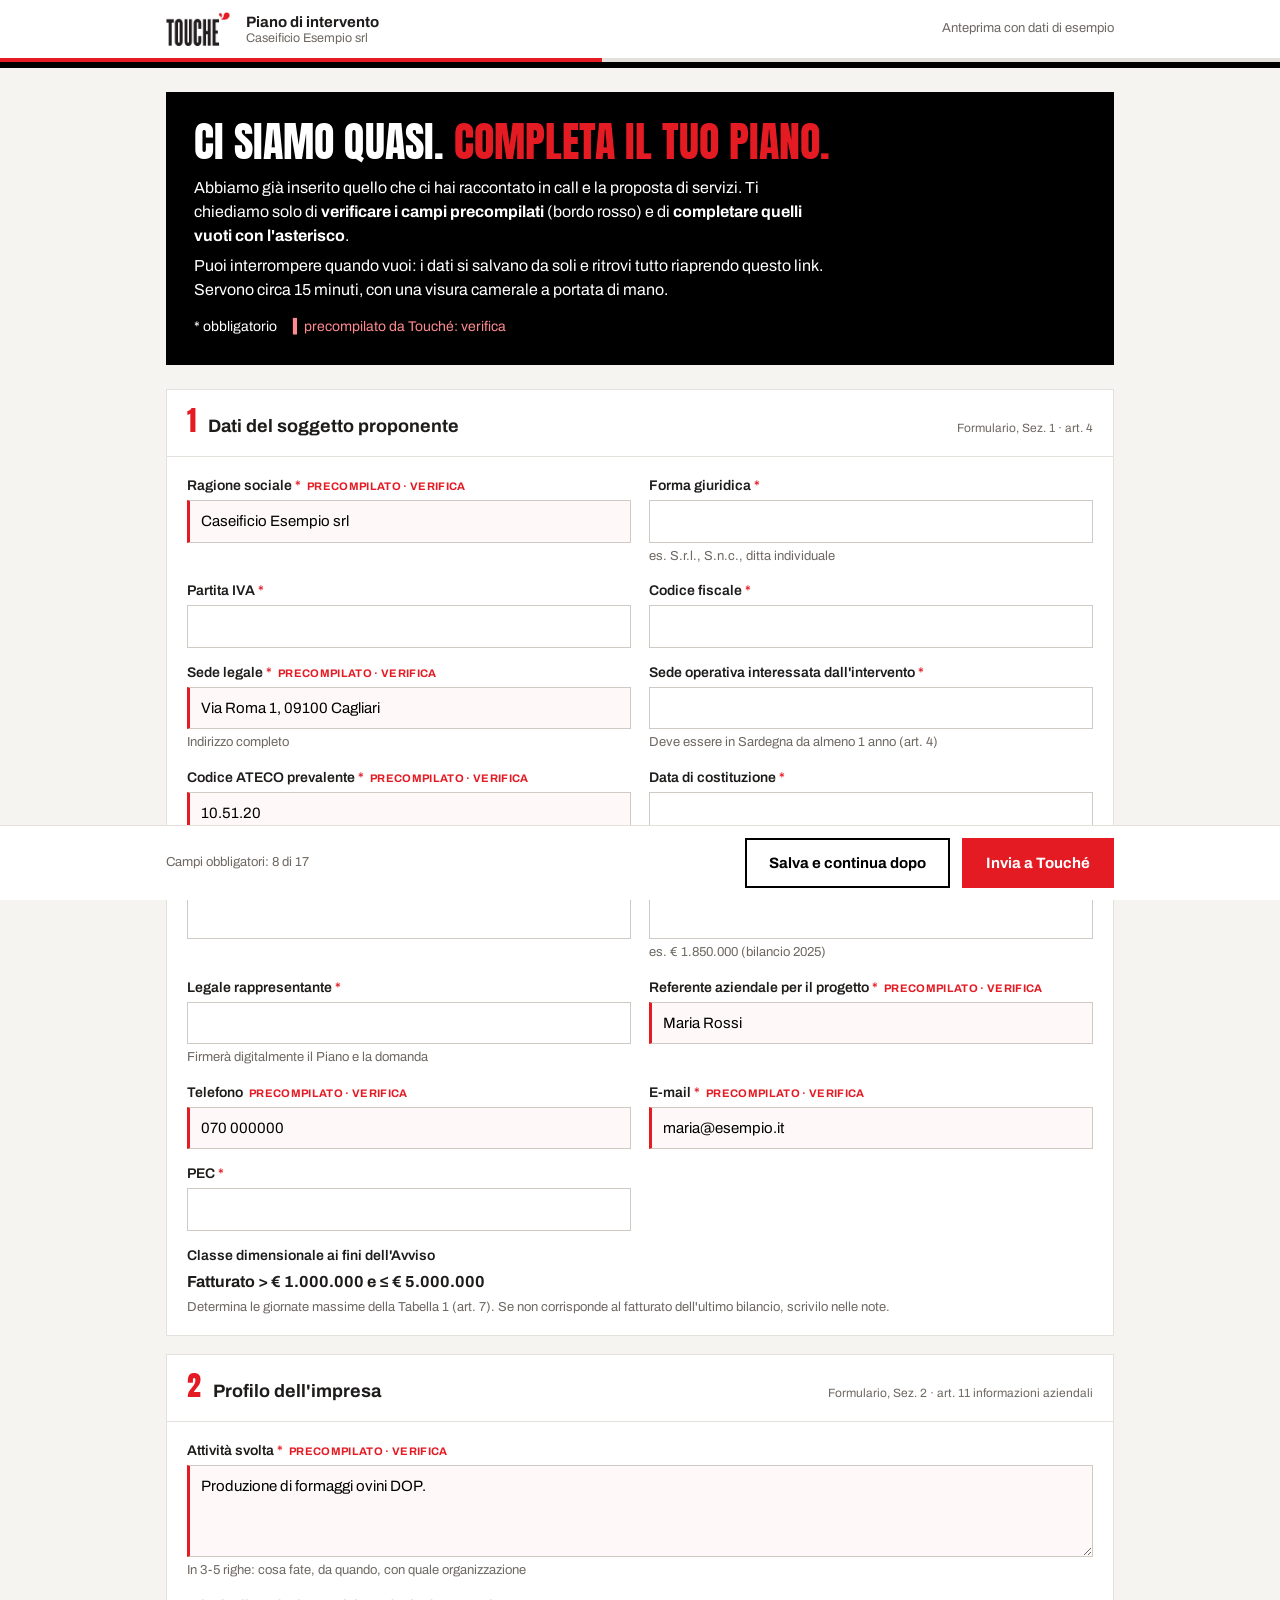
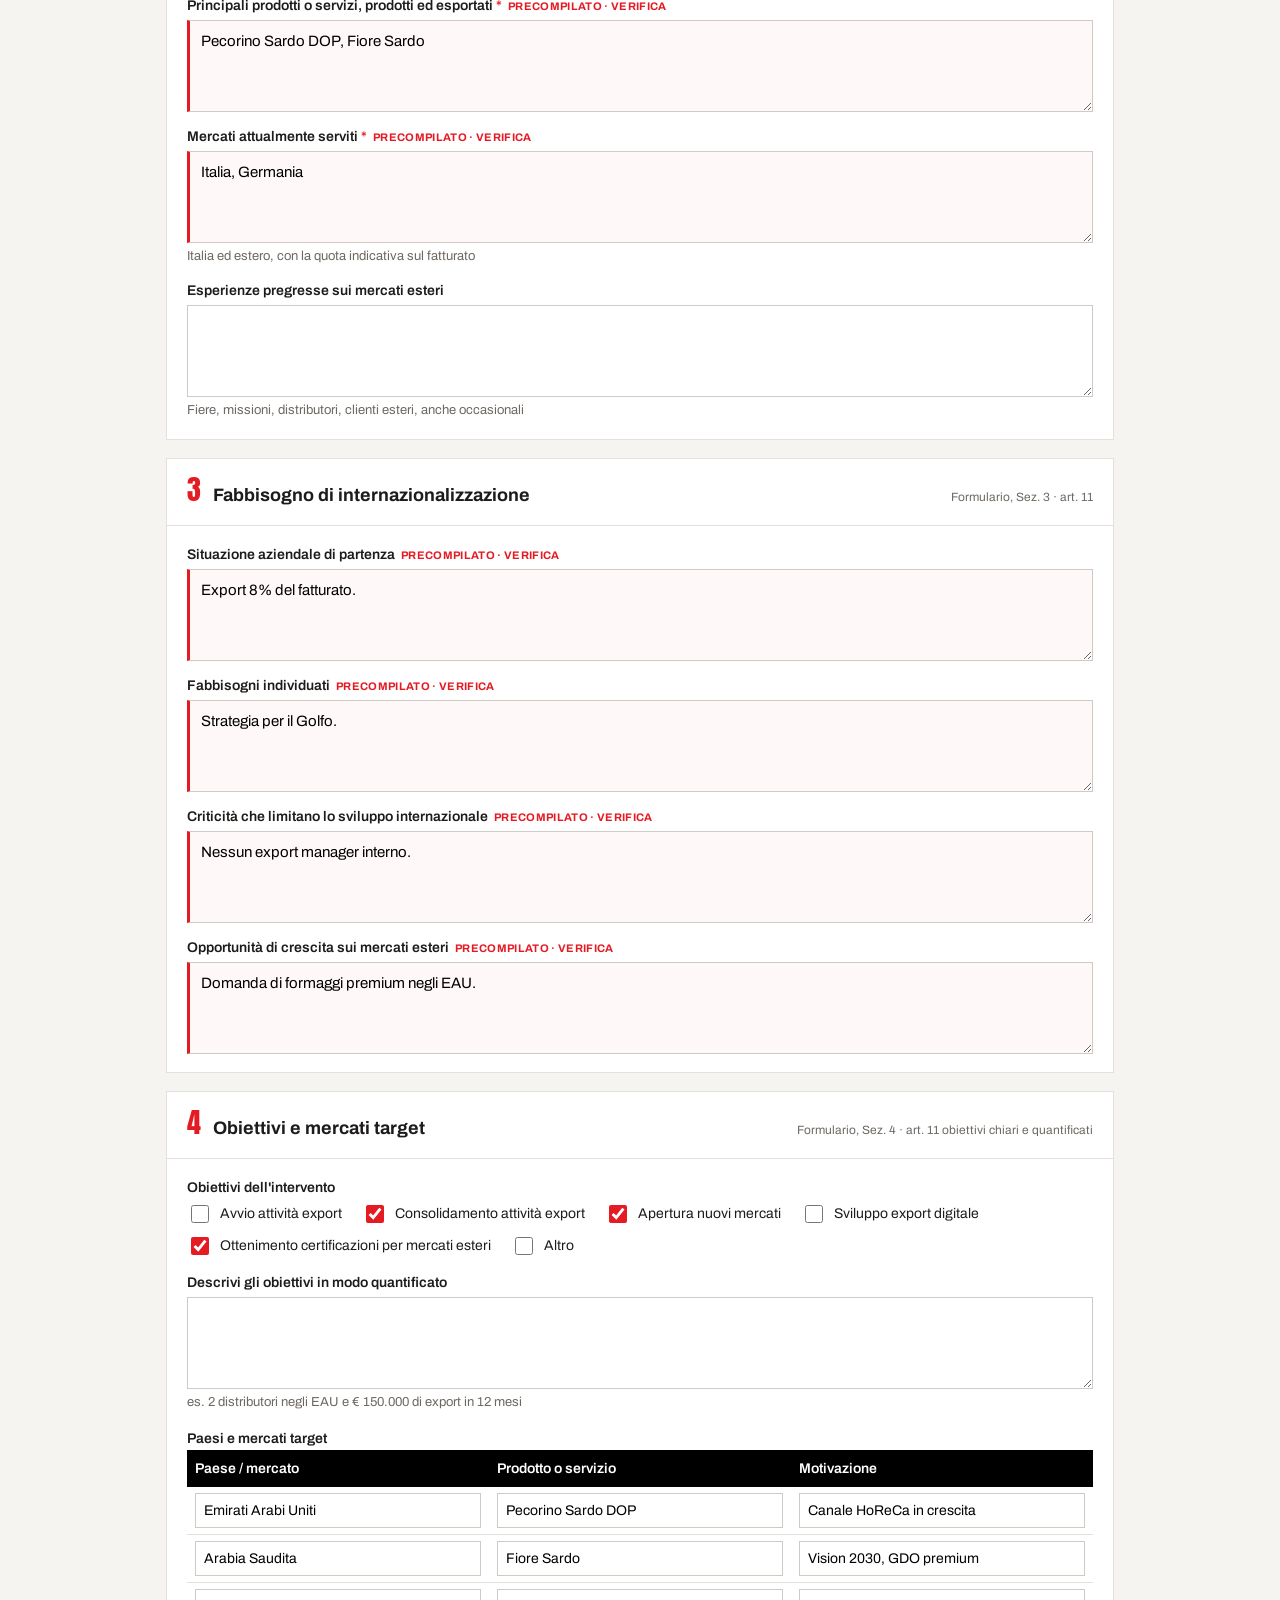
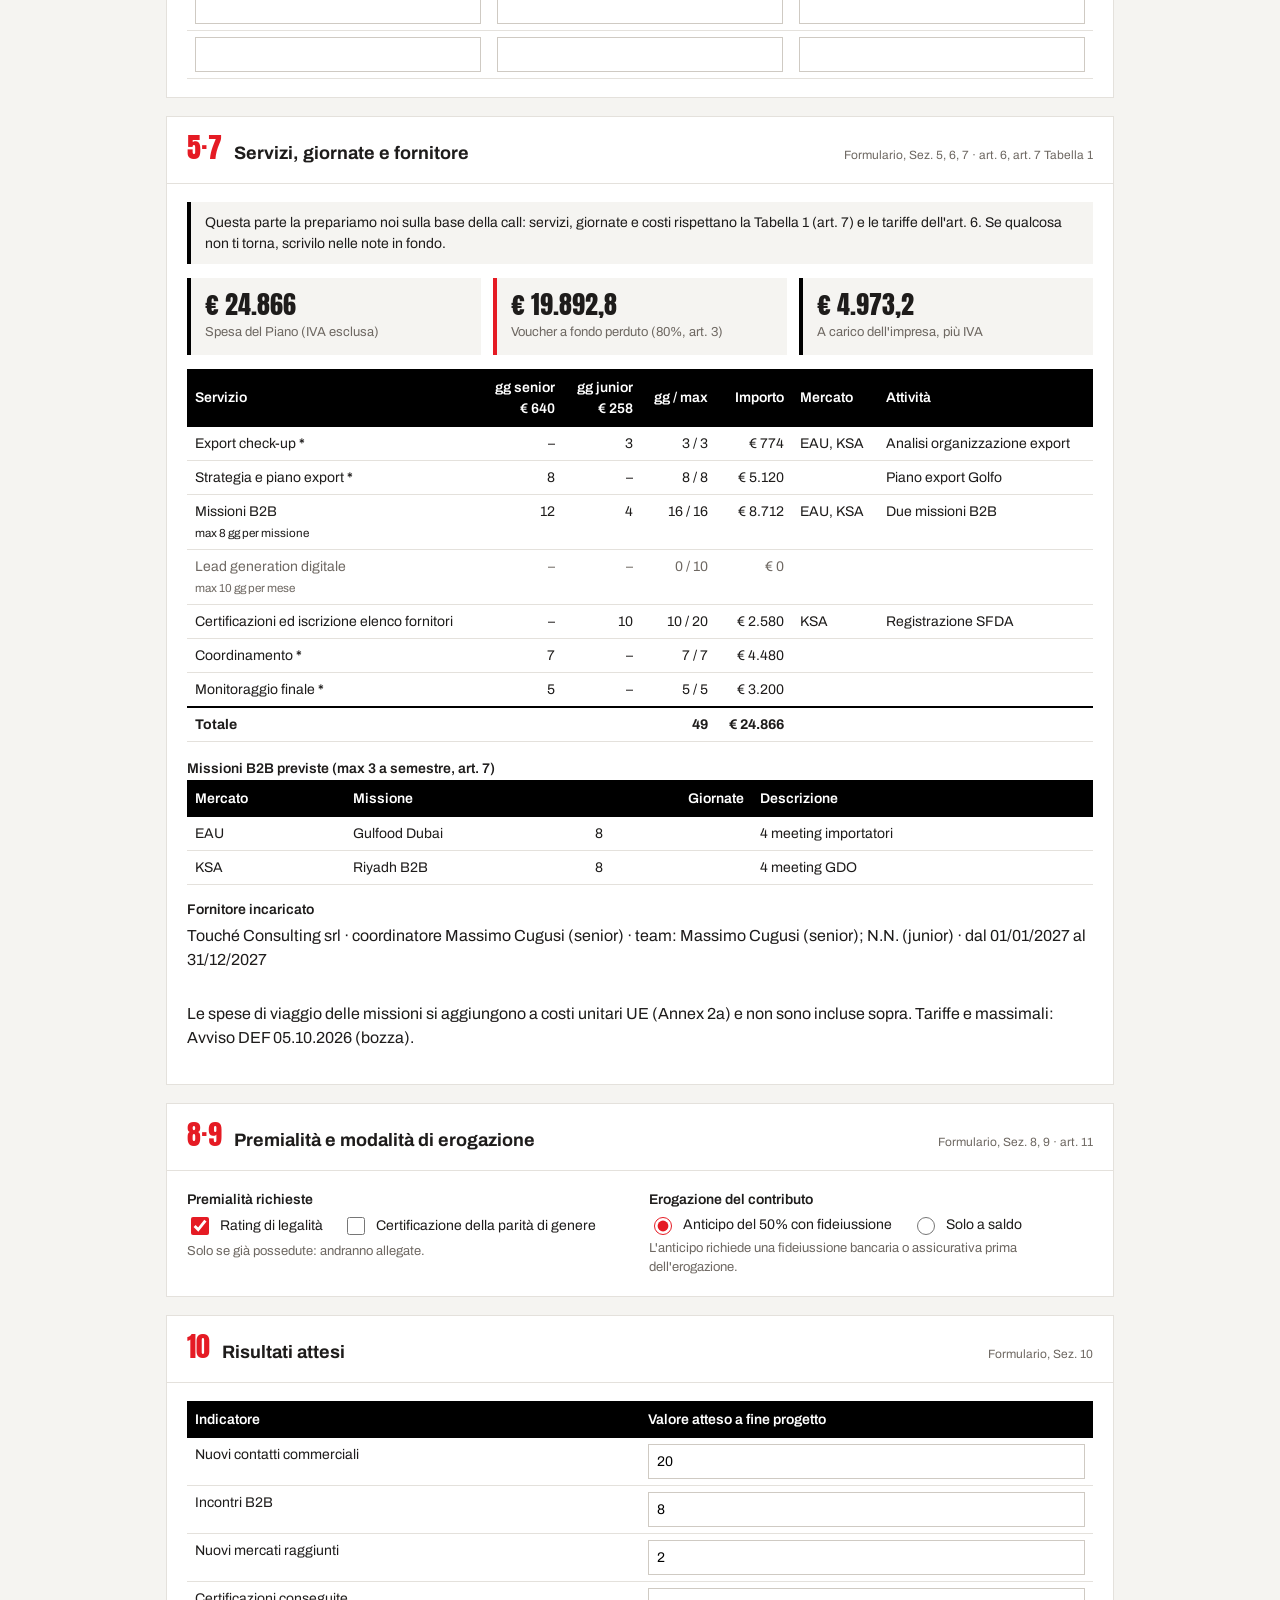
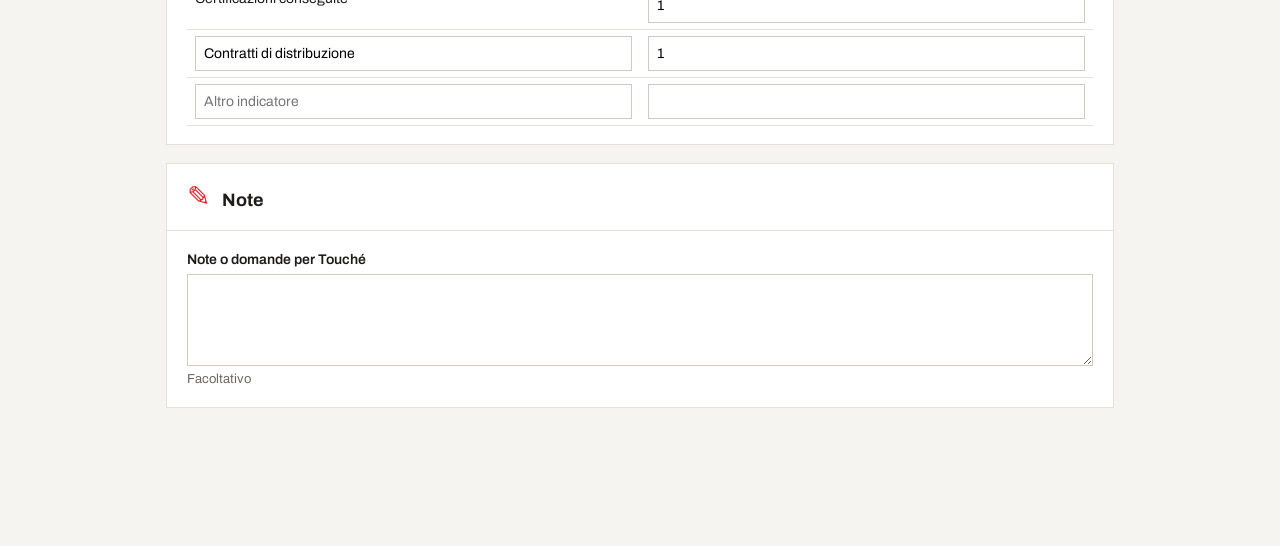
<file: piano.html>
<!doctype html>
<html lang="it">
<head>
<meta charset="utf-8">
<meta name="viewport" content="width=device-width,initial-scale=1">
<meta name="robots" content="noindex,nofollow">
<title>Piano di intervento · Touché</title>
<link rel="preconnect" href="https://fonts.googleapis.com">
<link rel="preconnect" href="https://fonts.gstatic.com" crossorigin>
<link href="https://fonts.googleapis.com/css2?family=Anton&family=Archivo:wght@400;600;700&display=swap" rel="stylesheet">
<link rel="stylesheet" href="/piano.css">
</head>
<body>
<header class="top"><div class="top-in">
  <img src="/logo-touche.png" alt="Touché Consulting">
  <div class="tit">Piano di intervento<small id="impresa">Voucher TEM Sardegna</small></div>
  <div class="stato" id="salvataggio"></div>
</div><div class="barra"><i id="barra"></i></div></header>

<main>
  <div id="schermo">
    <section class="intro">
      <h1>Ci siamo quasi. <em>Completa il tuo Piano.</em></h1>
      <p>Abbiamo già inserito quello che ci hai raccontato in call e la proposta di servizi. Ti chiediamo solo di <b>verificare i campi precompilati</b> (bordo rosso) e di <b>completare quelli vuoti con l'asterisco</b>.</p>
      <p>Puoi interrompere quando vuoi: i dati si salvano da soli e ritrovi tutto riaprendo questo link. Servono circa 15 minuti, con una visura camerale a portata di mano.</p>
      <div class="legenda"><span>* obbligatorio</span><span style="color:#ff8a8f">▍precompilato da Touché: verifica</span></div>
    </section>
    <div id="modulo"><p>Caricamento…</p></div>
  </div>
</main>

<div class="azioni" id="azioni" hidden><div class="in">
  <span class="info" id="avanz"></span>
  <button class="btn" id="btnSalva" type="button">Salva e continua dopo</button>
  <button class="btn rosso" id="btnInvia" type="button">Invia a Touché</button>
</div></div>

<script src="/config.js"></script>
<script src="/lib/regole.js"></script>
<script src="/piano-ui.js"></script>
<script>
(function () {
  const t = new URLSearchParams(location.search).get("t");
  const demo = !t;
  const stato = (s) => (document.getElementById("salvataggio").textContent = s);

  async function api(metodo, body) {
    const r = await fetch((window.TEM_API || "") + "/api/piano" + (metodo === "GET" ? "?t=" + encodeURIComponent(t) : ""), {
      method: metodo, headers: { "Content-Type": "application/json" }, body: body ? JSON.stringify({ t, ...body }) : undefined,
    });
    const j = await r.json().catch(() => ({}));
    if (!r.ok) { const e = new Error(j.errore || "Errore " + r.status); e.mancanti = j.mancanti; throw e; }
    return j;
  }

  async function salva(manuale) {
    if (demo) { stato("Anteprima: nessun salvataggio"); return; }
    try { stato("Salvataggio…"); await api("POST", { data: PianoUI.dati(), azione: "salva" }); PianoUI.salvato();
      stato("Salvato alle " + new Date().toLocaleTimeString("it-IT", { hour: "2-digit", minute: "2-digit" })); }
    catch (e) { stato("Non salvato: riprova"); if (manuale) alert(e.message); }
  }

  async function invia() {
    if (!PianoUI.evidenziaMancanti()) { alert("Mancano alcuni campi obbligatori: li abbiamo evidenziati in rosso."); return; }
    if (!confirm("Confermi l'invio? Dopo l'invio rivediamo il Piano insieme prima della firma digitale.")) return;
    const b = document.getElementById("btnInvia"); b.disabled = true; b.textContent = "Invio…";
    try {
      if (!demo) await api("POST", { data: PianoUI.dati(), azione: "invia" });
      document.getElementById("azioni").hidden = true;
      document.getElementById("schermo").innerHTML = `<section class="fine"><h2>Grazie, abbiamo ricevuto i dati.</h2>
        <p>Ecco cosa succede adesso:</p><ol>
        <li>Prepariamo il Piano di intervento definitivo e il preventivo con i CV del team (art. 10).</li>
        <li>Ti chiamiamo per rivederli insieme e, se serve, li correggiamo.</li>
        <li>Il legale rappresentante firma digitalmente Piano e accettazione del preventivo.</li>
        <li>Presentiamo la domanda su ReStart all'apertura dello sportello, dalle 10:00 del 2 novembre 2026.</li></ol>
        <p>Nel frattempo tieni pronti: visura camerale, polizza catastrofale, firma digitale, SPID e PEC del legale rappresentante.</p>
        <p>Per qualsiasi dubbio rispondi alla nostra email o scrivi a Massimo Cugusi.</p></section>`;
      window.scrollTo(0, 0);
    } catch (e) { alert(e.message); b.disabled = false; b.textContent = "Invia a Touché"; }
  }

  async function avvio() {
    let data;
    try { data = demo ? await (await fetch("/esempio-piano.json")).json() : (await api("GET")).data; }
    catch (e) { document.getElementById("modulo").innerHTML = `<div class="msg err">${e.message}</div>`; return; }
    if (data.stato === "inviato") stato("Già inviato il " + (data.inviato_il || "") + ": puoi correggere e reinviare");
    else if (demo) stato("Anteprima con dati di esempio");
    document.getElementById("impresa").textContent = data.impresa?.ragione_sociale || "Voucher TEM Sardegna";
    PianoUI.init(data, { modo: "cliente", onSave: salva });
    document.getElementById("azioni").hidden = false;
    document.getElementById("btnSalva").onclick = () => salva(true);
    document.getElementById("btnInvia").onclick = invia;
    window.addEventListener("beforeunload", (e) => { if (PianoUI.sporco() && !demo) { salva(false); e.preventDefault(); } });
  }
  avvio();
})();
</script>
</body>
</html>
</file>
<file: piano.css>
:root{
  --nero:#000;--testo:#1e1c1b;--rosso:#E51B24;--carta:#fff;--sabbia:#f5f4f1;--grigio:#6e6862;--filo:#e4e1dc;--ok:#1f7a3a;
  --display:'Anton','Arial Narrow',sans-serif;--corpo:'Archivo','Helvetica Neue',Arial,sans-serif;
}
*{box-sizing:border-box}
body{margin:0;font-family:var(--corpo);color:var(--testo);background:var(--sabbia);font-size:16px;line-height:1.5}
a{color:var(--rosso)}
:focus-visible{outline:3px solid var(--rosso);outline-offset:2px}
.top{background:var(--carta);border-bottom:6px solid var(--nero);position:sticky;top:0;z-index:5}
.top-in{max-width:980px;margin:0 auto;padding:12px 16px;display:flex;align-items:center;gap:16px}
.top img{height:34px;width:auto}
.top .tit{font-weight:700;font-size:15px;line-height:1.2}
.top .tit small{display:block;font-weight:400;color:var(--grigio)}
.top .stato{margin-left:auto;font-size:13px;color:var(--grigio);text-align:right;white-space:nowrap}
.barra{height:4px;background:var(--filo)}
.barra i{display:block;height:100%;background:var(--rosso);width:0;transition:width .3s}
main{max-width:980px;margin:0 auto;padding:24px 16px 120px}
.intro{background:var(--nero);color:#fff;padding:28px;margin-bottom:24px}
.intro h1{font-family:var(--display);font-weight:400;text-transform:uppercase;font-size:clamp(28px,4vw,42px);line-height:1.05;margin:0 0 12px}
.intro h1 em{font-style:normal;color:var(--rosso)}
.intro p{margin:6px 0;max-width:70ch}
.legenda{display:flex;flex-wrap:wrap;gap:16px;margin-top:14px;font-size:14px}
.sez{background:var(--carta);border:1px solid var(--filo);margin-bottom:18px}
.sez>header{display:flex;align-items:baseline;gap:12px;padding:16px 20px;border-bottom:1px solid var(--filo)}
.sez>header .n{font-family:var(--display);font-size:28px;color:var(--rosso);line-height:1}
.sez>header h2{margin:0;font-size:18px}
.sez>header .art{margin-left:auto;font-size:12px;color:var(--grigio)}
.sez .corpo{padding:18px 20px;display:grid;grid-template-columns:repeat(2,minmax(0,1fr));gap:14px 18px}
.campo{display:flex;flex-direction:column;gap:4px;min-width:0}
.campo.largo{grid-column:1/-1}
.campo label{font-weight:600;font-size:14px}
.campo label .req{color:var(--rosso)}
.campo .aiuto{font-size:13px;color:var(--grigio)}
input[type=text],input[type=email],input[type=tel],input[type=number],textarea,select{
  font:inherit;font-size:15px;padding:9px 11px;border:1px solid #cfcac3;background:#fff;width:100%;border-radius:0}
textarea{min-height:92px;resize:vertical}
input:focus,textarea:focus,select:focus{border-color:var(--nero);outline:none;box-shadow:0 0 0 2px rgba(229,27,36,.25)}
.pre input,.pre textarea,.pre select{background:#fff8f8;border-left:3px solid var(--rosso)}
.tag{display:inline-block;font-size:11px;font-weight:700;letter-spacing:.03em;text-transform:uppercase;color:var(--rosso);margin-left:6px}
.manca input,.manca textarea{border-color:var(--rosso);background:#fff}
.checks{display:flex;flex-wrap:wrap;gap:8px 20px}
.checks label{font-weight:400;display:flex;gap:8px;align-items:center}
input[type=checkbox],input[type=radio]{width:18px;height:18px;accent-color:var(--rosso)}
.tab{width:100%;border-collapse:collapse;font-size:14px}
.tab th{background:var(--nero);color:#fff;text-align:left;padding:8px;font-weight:600}
.tab td{border-bottom:1px solid var(--filo);padding:6px 8px;vertical-align:top}
.tab td.num,.tab th.num{text-align:right;white-space:nowrap}
.tab tfoot td{font-weight:700;border-top:2px solid var(--nero)}
.tab input{padding:6px 8px;font-size:14px}
.tab input[type=number]{width:72px}
.scroll{overflow-x:auto;grid-column:1/-1}
.kpi{grid-column:1/-1;display:grid;grid-template-columns:repeat(3,1fr);gap:12px}
.kpi div{background:var(--sabbia);padding:12px 14px;border-left:4px solid var(--nero)}
.kpi div.r{border-left-color:var(--rosso)}
.kpi b{display:block;font-family:var(--display);font-weight:400;font-size:26px;line-height:1.1}
.kpi span{font-size:13px;color:var(--grigio)}
.msg{grid-column:1/-1;padding:10px 14px;font-size:14px}
.msg.err{background:#fdecec;border-left:4px solid var(--rosso)}
.msg.ok{background:#eaf5ee;border-left:4px solid var(--ok)}
.msg.info{background:var(--sabbia);border-left:4px solid var(--nero)}
.btn{font:inherit;font-weight:700;font-size:15px;padding:12px 22px;border:2px solid var(--nero);background:transparent;color:var(--nero);cursor:pointer}
.btn:hover{background:var(--nero);color:#fff}
.btn.rosso{background:var(--rosso);border-color:var(--rosso);color:#fff}
.btn.rosso:hover{background:var(--nero);border-color:var(--nero)}
.btn.pic{padding:6px 12px;font-size:13px}
.btn[disabled]{opacity:.5;cursor:wait}
.azioni{position:fixed;left:0;right:0;bottom:0;background:var(--carta);border-top:1px solid var(--filo);z-index:5}
.azioni .in{max-width:980px;margin:0 auto;padding:12px 16px;display:flex;gap:12px;align-items:center;flex-wrap:wrap}
.azioni .info{font-size:13px;color:var(--grigio);margin-right:auto}
.fine{background:var(--carta);border:1px solid var(--filo);padding:32px}
.fine h2{font-family:var(--display);font-weight:400;text-transform:uppercase;font-size:34px;margin:0 0 10px}
.fine ol li{margin:6px 0}
.admin-box{background:var(--carta);border:2px solid var(--nero);padding:18px 20px;margin-bottom:18px;display:flex;flex-wrap:wrap;gap:12px;align-items:end}
.admin-box .campo{flex:1 1 200px}
.risultato{grid-column:1/-1;background:var(--sabbia);padding:14px;font-size:14px;word-break:break-all}
@media (max-width:680px){
  .sez .corpo{grid-template-columns:1fr}
  .kpi{grid-template-columns:1fr}
  .top .stato{display:none}
  .intro{padding:20px}
}
@media print{
  .top,.azioni,.admin-box{display:none}
  body{background:#fff}
  .sez{break-inside:avoid}
}
</file>
